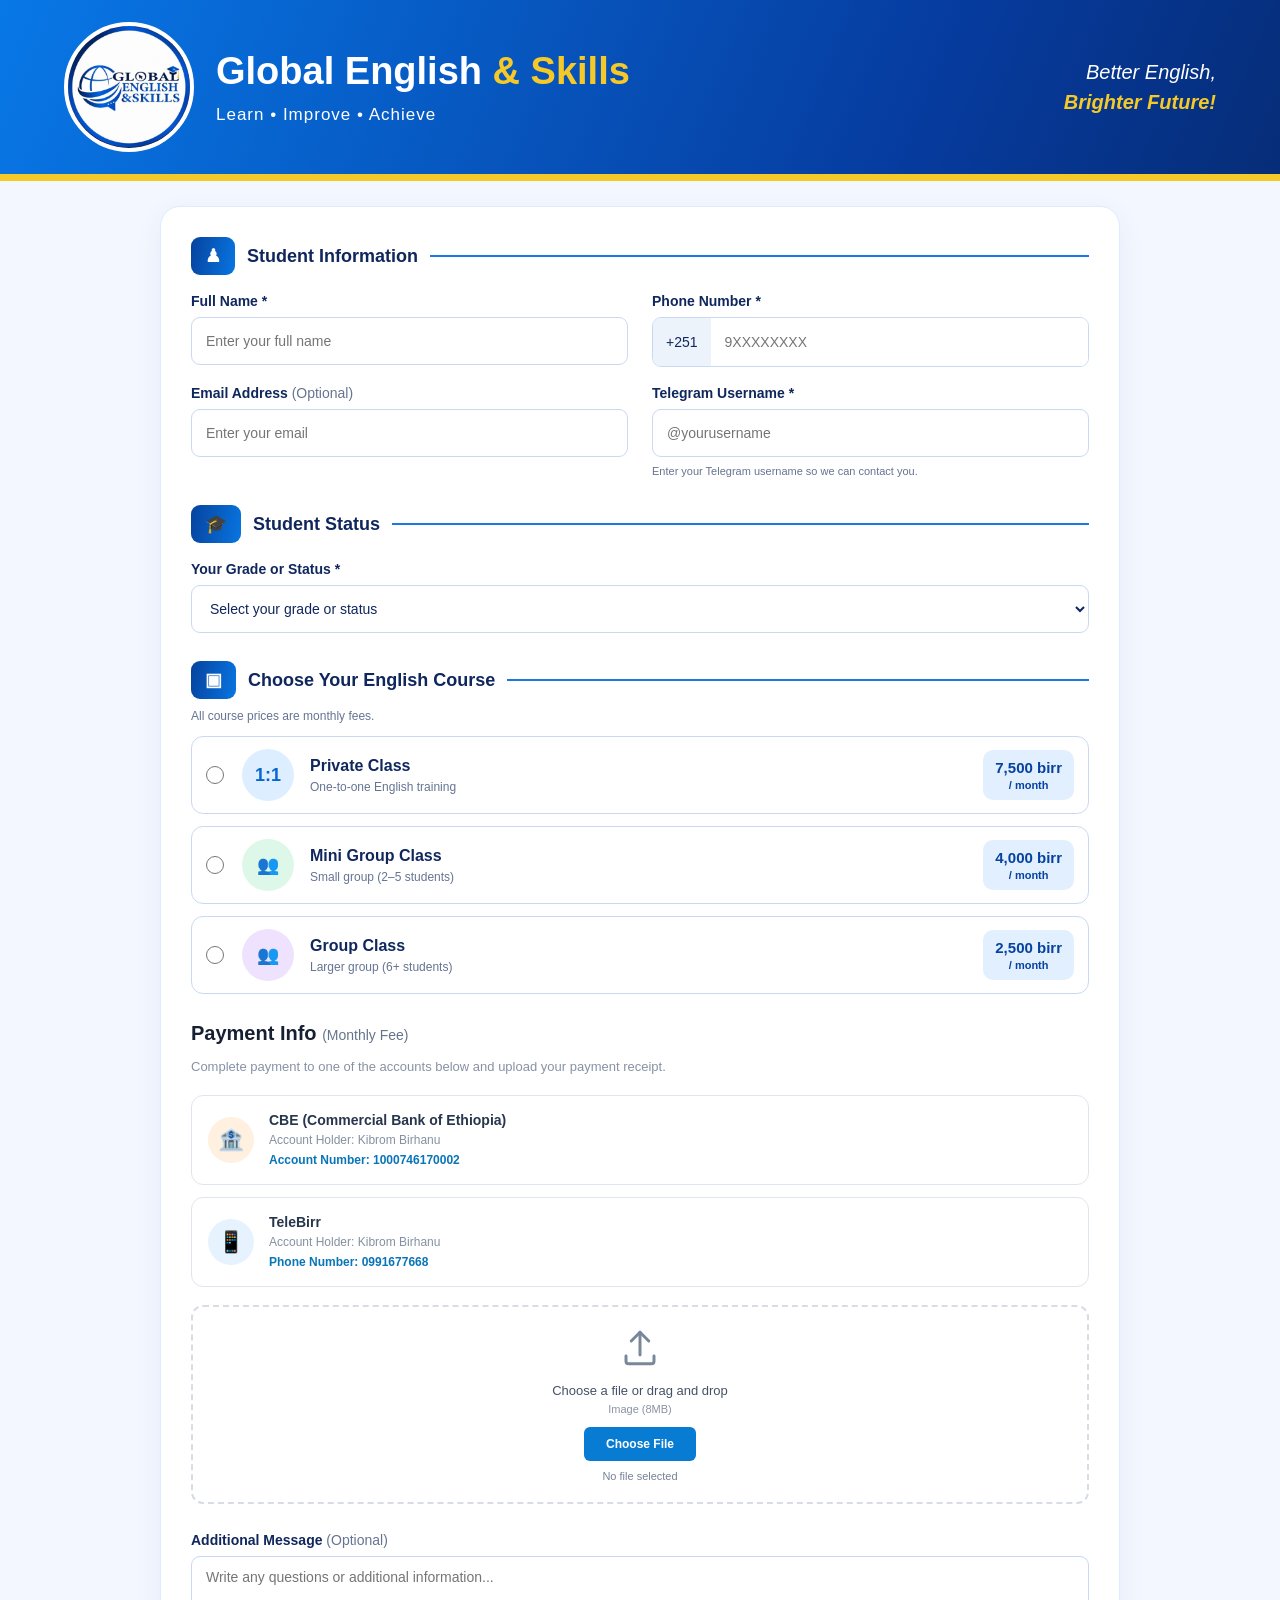
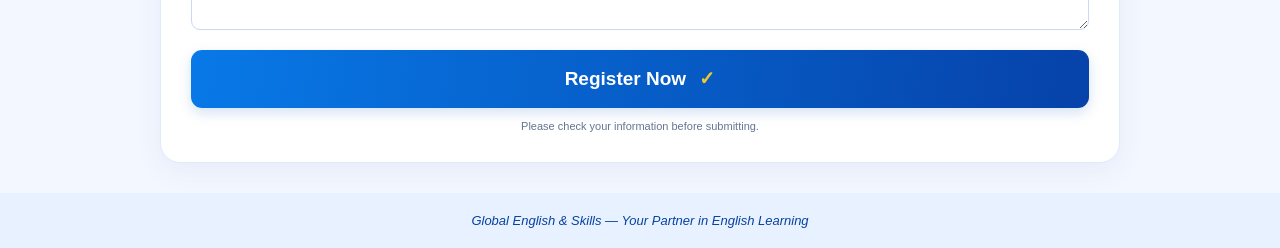
<file: index.html>
<!DOCTYPE html>
<html lang="en">

<head>
    <meta charset="UTF-8">
    <meta name="viewport" content="width=device-width, initial-scale=1.0">

    <title>Global English & Skills | Registration</title>

    <link rel="stylesheet" href="style888.css">
</head>

<body>

    <!-- HEADER -->
    <header class="site-header">

        <div class="brand">

            <img src="logo.jpg" alt="Global English & Skills Logo">

            <div class="brand-copy">
                <h1>Global English <span>& Skills</span></h1>
                <p>Learn • Improve • Achieve</p>
            </div>

        </div>

        <div class="header-slogan">
            Better English,
            <strong>Brighter Future!</strong>
        </div>

    </header>


    <!-- MAIN CONTENT -->
    <main class="page-wrap">

        <form id="registrationForm" class="registration-card">

            <!-- STUDENT INFORMATION -->
            <section class="form-section">

                <h2 class="section-heading">
                    <span>♟</span>
                    Student Information
                </h2>

                <div class="form-grid">

                    <div class="field">

                        <label for="fullName">Full Name *</label>

                        <input
                            type="text"
                            id="fullName"
                            name="fullName"
                            placeholder="Enter your full name"
                            required
                        >

                    </div>


                    <div class="field">

                        <label for="phone">Phone Number *</label>

                        <div class="phone-input">

                            <span>+251</span>

                            <input
                                type="tel"
                                id="phone"
                                name="phone"
                                placeholder="9XXXXXXXX"
                                pattern="9[0-9]{8}"
                                title="Enter 9 digits starting with 9"
                                required
                            >

                        </div>

                    </div>


                    <div class="field">

                        <label for="email">
                            Email Address
                            <span>(Optional)</span>
                        </label>

                        <input
                            type="email"
                            id="email"
                            name="email"
                            placeholder="Enter your email"
                        >

                    </div>


                    <div class="field">

                        <label for="telegram">
                            Telegram Username *
                        </label>

                        <input
                            type="text"
                            id="telegram"
                            name="telegram"
                            placeholder="@yourusername"
                            pattern="@?[A-Za-z0-9_]{5,32}"
                            title="Enter your valid Telegram username"
                            required
                        >

                        <small>
                            Enter your Telegram username so we can contact you.
                        </small>

                    </div>

                </div>

            </section>


            <!-- STUDENT STATUS -->
            <section class="form-section">

                <h2 class="section-heading">
                    <span>🎓</span>
                    Student Status
                </h2>

                <div class="field">

                    <label for="status">
                        Your Grade or Status *
                    </label>

                    <select id="status" name="status" required>

                        <option value="">
                            Select your grade or status
                        </option>

                        <optgroup label="School Students">

                            <option value="Grade 1">Grade 1</option>
                            <option value="Grade 2">Grade 2</option>
                            <option value="Grade 3">Grade 3</option>
                            <option value="Grade 4">Grade 4</option>
                            <option value="Grade 5">Grade 5</option>
                            <option value="Grade 6">Grade 6</option>
                            <option value="Grade 7">Grade 7</option>
                            <option value="Grade 8">Grade 8</option>
                            <option value="Grade 9">Grade 9</option>
                            <option value="Grade 10">Grade 10</option>
                            <option value="Grade 11">Grade 11</option>
                            <option value="Grade 12">Grade 12</option>

                        </optgroup>

                        <optgroup label="Other Status">

                            <option value="University Student">
                                University Student
                            </option>

                            <option value="College Student">
                                College Student
                            </option>

                            <option value="Graduate">
                                Graduate
                            </option>

                            <option value="Employed">
                                Employed
                            </option>

                            <option value="Unemployed">
                                Unemployed
                            </option>

                            <option value="Other">
                                Other
                            </option>

                        </optgroup>

                    </select>

                </div>

            </section>


            <!-- COURSE SELECTION -->
            <section class="form-section">

                <h2 class="section-heading">
                    <span>▣</span>
                    Choose Your English Course
                </h2>

                <p class="section-note">
                    All course prices are monthly fees.
                </p>


                <div class="course-list">

                    <!-- PRIVATE CLASS -->
                    <label class="course-option">

                        <input
                            type="radio"
                            name="course"
                            value="Private Class"
                            data-price="7500"
                            required
                        >

                        <span class="course-symbol private-symbol">
                            1:1
                        </span>

                        <span class="course-description">

                            <strong>Private Class</strong>

                            <small>
                                One-to-one English training
                            </small>

                        </span>

                        <span class="course-price">
                            7,500 birr
                            <small>/ month</small>
                        </span>

                    </label>


                    <!-- MINI GROUP CLASS -->
                    <label class="course-option">

                        <input
                            type="radio"
                            name="course"
                            value="Mini Group Class"
                            data-price="4000"
                        >

                        <span class="course-symbol mini-symbol">
                            👥
                        </span>

                        <span class="course-description">

                            <strong>Mini Group Class</strong>

                            <small>
                                Small group (2–5 students)
                            </small>

                        </span>

                        <span class="course-price">
                            4,000 birr
                            <small>/ month</small>
                        </span>

                    </label>


                    <!-- GROUP CLASS -->
                    <label class="course-option">

                        <input
                            type="radio"
                            name="course"
                            value="Group Class"
                            data-price="2500"
                        >

                        <span class="course-symbol group-symbol">
                            👥
                        </span>

                        <span class="course-description">

                            <strong>Group Class</strong>

                            <small>
                                Larger group (6+ students)
                            </small>

                        </span>

                        <span class="course-price">
                            2,500 birr
                            <small>/ month</small>
                        </span>

                    </label>

                </div>

            </section>


            <!-- PAYMENT INFORMATION -->
            <section class="form-section">

                <h2 class="payment-title">
                    Payment Info
                    <span>(Monthly Fee)</span>
                </h2>

                <p class="payment-instruction">
                    Complete payment to one of the accounts below
                    and upload your payment receipt.
                </p>


                <!-- CBE -->
                <div class="bank-card">

                    <div class="bank-icon cbe-icon">
                        🏦
                    </div>

                    <div class="bank-details">

                        <h3>CBE (Commercial Bank of Ethiopia)</h3>

                        <p>Account Holder: Kibrom Birhanu </p>

                        <strong>
                            Account Number: 1000746170002
                        </strong>

                    </div>

                </div>


                <!-- TELEBIRR -->
                <div class="bank-card">

                    <div class="bank-icon telebirr-icon">
                        📱
                    </div>

                    <div class="bank-details">

                        <h3>TeleBirr</h3>

                        <p>Account Holder: Kibrom Birhanu</p>

                        <strong>
                            Phone Number: 0991677668
                        </strong>

                    </div>

                </div>


                <!-- RECEIPT UPLOAD -->
                <div class="receipt-upload">

                    <div class="upload-icon">

                        <svg
                            width="42"
                            height="42"
                            viewBox="0 0 24 24"
                            fill="none"
                            stroke="currentColor"
                            stroke-width="1.7"
                            stroke-linecap="round"
                            stroke-linejoin="round"
                        >

                            <path d="M12 16V3"></path>

                            <path d="m7 8 5-5 5 5"></path>

                            <path d="M20 16.5v3A1.5 1.5 0 0 1 18.5 21h-13A1.5 1.5 0 0 1 4 19.5v-3"></path>

                        </svg>

                    </div>

                    <p class="upload-text">
                        Choose a file or drag and drop
                    </p>

                    <small>Image (8MB)</small>

                    <label for="receipt" class="choose-file-btn">
                        Choose File
                    </label>

                    <input
                        type="file"
                        id="receipt"
                        name="receipt"
                        accept="image/jpeg,image/png,image/webp"
                        required
                    >

                    <p id="fileName" class="file-name">
                        No file selected
                    </p>

                </div>

            </section>


            <!-- ADDITIONAL MESSAGE -->
            <div class="field message-field">

                <label for="message">
                    Additional Message
                    <span>(Optional)</span>
                </label>

                <textarea
                    id="message"
                    name="message"
                    rows="3"
                    placeholder="Write any questions or additional information..."
                ></textarea>

            </div>


            <!-- FORM RESPONSE -->
            <div
                id="formMessage"
                class="form-message"
                role="status"
            ></div>


            <!-- SUBMIT BUTTON -->
            <button
                type="submit"
                id="submitBtn"
                class="submit-button"
            >

                Register Now
                <span>✓</span>

            </button>

            <p class="privacy-note">
                Please check your information before submitting.
            </p>

        </form>

    </main>


    <!-- FOOTER -->
    <footer class="site-footer">

        <span>
            Global English & Skills —
            Your Partner in English Learning
        </span>

    </footer>


    <!-- JAVASCRIPT & TELEGRAM SUBMISSION INTEGRATION -->
    <script>
        const fileInput = document.getElementById('receipt');
        const fileNameDisplay = document.getElementById('fileName');
        const form = document.getElementById('registrationForm');
        const submitBtn = document.getElementById('submitBtn');
        const formMessage = document.getElementById('formMessage');

        // Update file name display when user selects an image
        fileInput.addEventListener('change', () => {
            if (fileInput.files && fileInput.files.length > 0) {
                fileNameDisplay.textContent = '✅ Selected: ' + fileInput.files[0].name;
                fileNameDisplay.style.color = '#16a34a';
                fileNameDisplay.style.fontWeight = '600';
            } else {
                fileNameDisplay.textContent = 'No file selected';
                fileNameDisplay.style.color = '';
                fileNameDisplay.style.fontWeight = 'normal';
            }
        });

        form.addEventListener('submit', async function(e) {
            e.preventDefault();

            const originalBtnHtml = submitBtn.innerHTML;
            submitBtn.disabled = true;
            submitBtn.innerHTML = 'Submitting... ⏳';
            formMessage.textContent = '';
            formMessage.className = 'form-message';

            // Gather inputs
            const fullName = document.getElementById('fullName').value.trim();
            const phone = document.getElementById('phone').value.trim();
            const email = document.getElementById('email').value.trim() || 'N/A';
            const telegram = document.getElementById('telegram').value.trim();
            const status = document.getElementById('status').value;
            const course = document.querySelector('input[name="course"]:checked')?.value || 'N/A';
            const message = document.getElementById('message').value.trim() || 'N/A';

            // Configured Telegram Bot Credentials
            const botToken = "9080959311:AAEMOFFFHARcXnS2UnXHL9pPWyTc1OegVxE";
            const chatId = "7550626980";

            // Plain Text Message Template (No Markdown parsing issues)
            const messageText = `🌐 New Global English Registration!\n` +
                                `----------------------------------\n` +
                                `👤 Name: ${fullName}\n` +
                                `📞 Phone: +251${phone}\n` +
                                `📧 Email: ${email}\n` +
                                `✈️ Telegram: ${telegram}\n` +
                                `🎓 Status: ${status}\n` +
                                `📚 Course: ${course}\n` +
                                `💬 Message: ${message}\n` +
                                `----------------------------------\n` +
                                `📌 Payment Receipt Attached Below`;

            try {
                if (fileInput.files && fileInput.files.length > 0) {
                    const tgFormData = new FormData();
                    tgFormData.append('chat_id', chatId);
                    tgFormData.append('caption', messageText);
                    tgFormData.append('photo', fileInput.files[0]);

                    const response = await fetch(`https://api.telegram.org/bot${botToken}/sendPhoto`, {
                        method: 'POST',
                        body: tgFormData
                    });
                    
                    const result = await response.json();
                    if (result.ok) {
                        alert('🎉 Registration successful! Notification and receipt sent to Telegram.');
                        form.reset();
                        fileNameDisplay.textContent = 'No file selected';
                        fileNameDisplay.style.color = '';
                    } else {
                        alert('Telegram Error: ' + result.description);
                    }
                } else {
                    const response = await fetch(`https://api.telegram.org/bot${botToken}/sendMessage`, {
                        method: 'POST',
                        headers: { 'Content-Type': 'application/json' },
                        body: JSON.stringify({
                            chat_id: chatId,
                            text: messageText
                        })
                    });
                    
                    const result = await response.json();
                    if (result.ok) {
                        alert('🎉 Registration successful! (No receipt attached)');
                        form.reset();
                    } else {
                        alert('Telegram Error: ' + result.description);
                    }
                }
            } catch (error) {
                console.error(error);
                alert('Connection failure trying to reach server.');
            } finally {
                submitBtn.disabled = false;
                submitBtn.innerHTML = originalBtnHtml;
            }
        });
    </script>

</body>

</html>
</file>
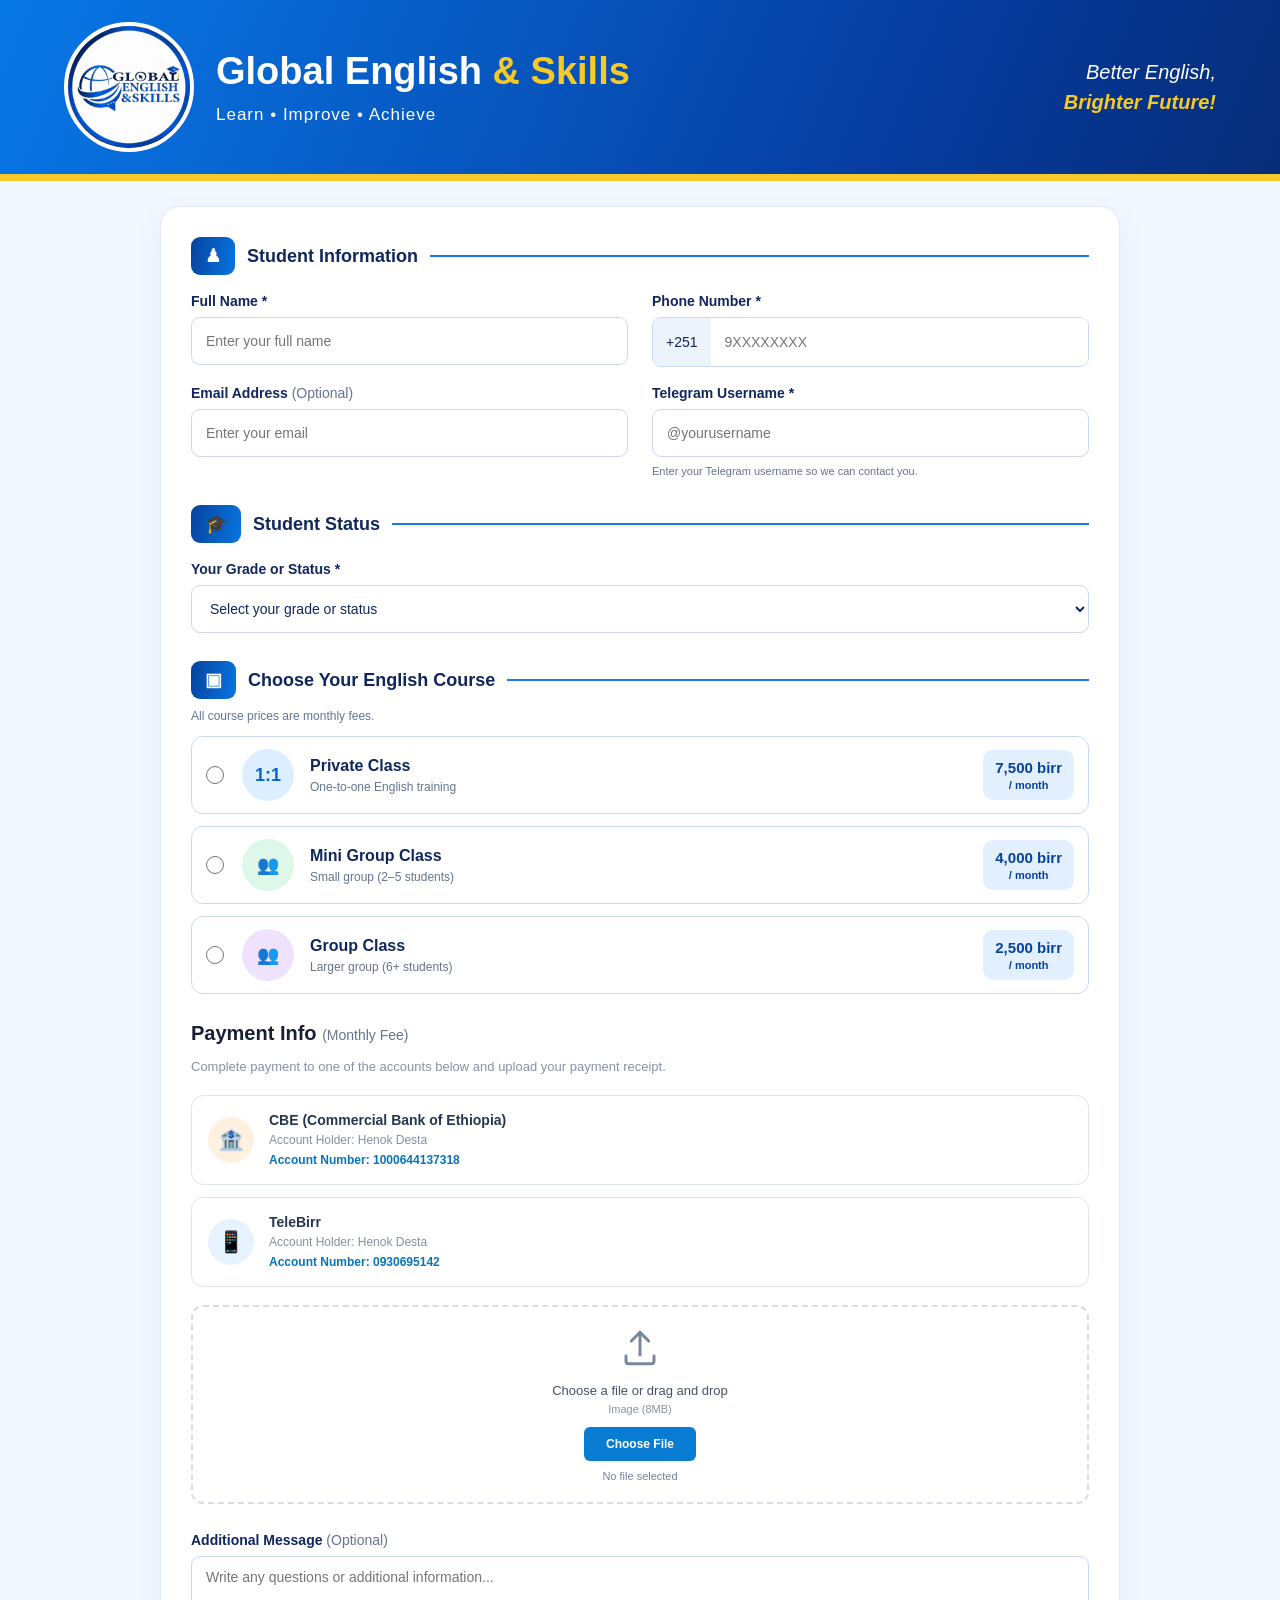
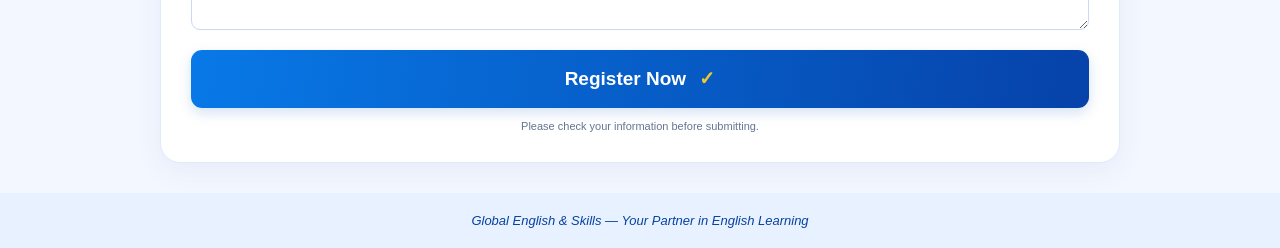
<file: index45.html>
<!DOCTYPE html>
<html lang="en">

<head>
    <meta charset="UTF-8">
    <meta name="viewport" content="width=device-width, initial-scale=1.0">

    <title>Global English & Skills | Registration</title>

    <link rel="stylesheet" href="style888.css">
</head>

<body>

    <!-- HEADER -->
    <header class="site-header">

        <div class="brand">

            <img src="logo.jpg" alt="Global English & Skills Logo">

            <div class="brand-copy">
                <h1>Global English <span>& Skills</span></h1>
                <p>Learn • Improve • Achieve</p>
            </div>

        </div>

        <div class="header-slogan">
            Better English,
            <strong>Brighter Future!</strong>
        </div>

    </header>


    <!-- MAIN CONTENT -->
    <main class="page-wrap">

        <form id="registrationForm" class="registration-card">

            <!-- STUDENT INFORMATION -->
            <section class="form-section">

                <h2 class="section-heading">
                    <span>♟</span>
                    Student Information
                </h2>

                <div class="form-grid">

                    <div class="field">

                        <label for="fullName">Full Name *</label>

                        <input
                            type="text"
                            id="fullName"
                            name="fullName"
                            placeholder="Enter your full name"
                            required
                        >

                    </div>


                    <div class="field">

                        <label for="phone">Phone Number *</label>

                        <div class="phone-input">

                            <span>+251</span>

                            <input
                                type="tel"
                                id="phone"
                                name="phone"
                                placeholder="9XXXXXXXX"
                                pattern="9[0-9]{8}"
                                title="Enter 9 digits starting with 9"
                                required
                            >

                        </div>

                    </div>


                    <div class="field">

                        <label for="email">
                            Email Address
                            <span>(Optional)</span>
                        </label>

                        <input
                            type="email"
                            id="email"
                            name="email"
                            placeholder="Enter your email"
                        >

                    </div>


                    <div class="field">

                        <label for="telegram">
                            Telegram Username *
                        </label>

                        <input
                            type="text"
                            id="telegram"
                            name="telegram"
                            placeholder="@yourusername"
                            pattern="@?[A-Za-z0-9_]{5,32}"
                            title="Enter your valid Telegram username"
                            required
                        >

                        <small>
                            Enter your Telegram username so we can contact you.
                        </small>

                    </div>

                </div>

            </section>


            <!-- STUDENT STATUS -->
            <section class="form-section">

                <h2 class="section-heading">
                    <span>🎓</span>
                    Student Status
                </h2>

                <div class="field">

                    <label for="status">
                        Your Grade or Status *
                    </label>

                    <select id="status" name="status" required>

                        <option value="">
                            Select your grade or status
                        </option>

                        <optgroup label="School Students">

                            <option value="Grade 1">Grade 1</option>
                            <option value="Grade 2">Grade 2</option>
                            <option value="Grade 3">Grade 3</option>
                            <option value="Grade 4">Grade 4</option>
                            <option value="Grade 5">Grade 5</option>
                            <option value="Grade 6">Grade 6</option>
                            <option value="Grade 7">Grade 7</option>
                            <option value="Grade 8">Grade 8</option>
                            <option value="Grade 9">Grade 9</option>
                            <option value="Grade 10">Grade 10</option>
                            <option value="Grade 11">Grade 11</option>
                            <option value="Grade 12">Grade 12</option>

                        </optgroup>

                        <optgroup label="Other Status">

                            <option value="University Student">
                                University Student
                            </option>

                            <option value="College Student">
                                College Student
                            </option>

                            <option value="Graduate">
                                Graduate
                            </option>

                            <option value="Employed">
                                Employed
                            </option>

                            <option value="Unemployed">
                                Unemployed
                            </option>

                            <option value="Other">
                                Other
                            </option>

                        </optgroup>

                    </select>

                </div>

            </section>


            <!-- COURSE SELECTION -->
            <section class="form-section">

                <h2 class="section-heading">
                    <span>▣</span>
                    Choose Your English Course
                </h2>

                <p class="section-note">
                    All course prices are monthly fees.
                </p>


                <div class="course-list">

                    <!-- PRIVATE CLASS -->
                    <label class="course-option">

                        <input
                            type="radio"
                            name="course"
                            value="Private Class"
                            data-price="7500"
                            required
                        >

                        <span class="course-symbol private-symbol">
                            1:1
                        </span>

                        <span class="course-description">

                            <strong>Private Class</strong>

                            <small>
                                One-to-one English training
                            </small>

                        </span>

                        <span class="course-price">
                            7,500 birr
                            <small>/ month</small>
                        </span>

                    </label>


                    <!-- MINI GROUP CLASS -->
                    <label class="course-option">

                        <input
                            type="radio"
                            name="course"
                            value="Mini Group Class"
                            data-price="4000"
                        >

                        <span class="course-symbol mini-symbol">
                            👥
                        </span>

                        <span class="course-description">

                            <strong>Mini Group Class</strong>

                            <small>
                                Small group (2–5 students)
                            </small>

                        </span>

                        <span class="course-price">
                            4,000 birr
                            <small>/ month</small>
                        </span>

                    </label>


                    <!-- GROUP CLASS -->
                    <label class="course-option">

                        <input
                            type="radio"
                            name="course"
                            value="Group Class"
                            data-price="2500"
                        >

                        <span class="course-symbol group-symbol">
                            👥
                        </span>

                        <span class="course-description">

                            <strong>Group Class</strong>

                            <small>
                                Larger group (6+ students)
                            </small>

                        </span>

                        <span class="course-price">
                            2,500 birr
                            <small>/ month</small>
                        </span>

                    </label>

                </div>

            </section>


            <!-- PAYMENT INFORMATION -->
            <section class="form-section">

                <h2 class="payment-title">
                    Payment Info
                    <span>(Monthly Fee)</span>
                </h2>

                <p class="payment-instruction">
                    Complete payment to one of the accounts below
                    and upload your payment receipt.
                </p>


                <!-- CBE -->
                <div class="bank-card">

                    <div class="bank-icon cbe-icon">
                        🏦
                    </div>

                    <div class="bank-details">

                        <h3>CBE (Commercial Bank of Ethiopia)</h3>

                        <p>Account Holder: Henok Desta</p>

                        <strong>
                            Account Number: 1000644137318
                        </strong>

                    </div>

                </div>


                <!-- TELEBIRR -->
                <div class="bank-card">

                    <div class="bank-icon telebirr-icon">
                        📱
                    </div>

                    <div class="bank-details">

                        <h3>TeleBirr</h3>

                        <p>Account Holder: Henok Desta</p>

                        <strong>
                            Account Number: 0930695142
                        </strong>

                    </div>

                </div>


                <!-- RECEIPT UPLOAD -->
                <div class="receipt-upload">

                    <div class="upload-icon">

                        <svg
                            width="42"
                            height="42"
                            viewBox="0 0 24 24"
                            fill="none"
                            stroke="currentColor"
                            stroke-width="1.7"
                            stroke-linecap="round"
                            stroke-linejoin="round"
                        >

                            <path d="M12 16V3"></path>

                            <path d="m7 8 5-5 5 5"></path>

                            <path d="M20 16.5v3A1.5 1.5 0 0 1 18.5 21h-13A1.5 1.5 0 0 1 4 19.5v-3"></path>

                        </svg>

                    </div>

                    <p class="upload-text">
                        Choose a file or drag and drop
                    </p>

                    <small>Image (8MB)</small>

                    <label for="receipt" class="choose-file-btn">
                        Choose File
                    </label>

                    <input
                        type="file"
                        id="receipt"
                        name="receipt"
                        accept="image/jpeg,image/png,image/webp"
                        required
                    >

                    <p id="fileName" class="file-name">
                        No file selected
                    </p>

                </div>

            </section>


            <!-- ADDITIONAL MESSAGE -->
            <div class="field message-field">

                <label for="message">
                    Additional Message
                    <span>(Optional)</span>
                </label>

                <textarea
                    id="message"
                    name="message"
                    rows="3"
                    placeholder="Write any questions or additional information..."
                ></textarea>

            </div>


            <!-- FORM RESPONSE -->
            <div
                id="formMessage"
                class="form-message"
                role="status"
            ></div>


            <!-- SUBMIT BUTTON -->
            <button
                type="submit"
                class="submit-button"
            >

                Register Now
                <span>✓</span>

            </button>

            <p class="privacy-note">
                Please check your information before submitting.
            </p>

        </form>

    </main>


    <!-- FOOTER -->
    <footer class="site-footer">

        <span>
            Global English & Skills —
            Your Partner in English Learning
        </span>

    </footer>

    <!-- JAVASCRIPT -->
    <!-- JAVASCRIPT -->
    <script src="script8.js"></script>

</body>

</html>
</file>
<file: style888.css>
/* ==============================
   1. GENERAL SETTINGS
============================== */

* {
    margin: 0;
    padding: 0;
    box-sizing: border-box;
}

:root {
    --blue: #0755bd;
    --dark-blue: #062d78;
    --light-blue: #eaf3ff;
    --gold: #f5c928;
    --text: #10275d;
    --muted: #657491;
    --border: #c9d9f2;
}

body {
    background: #f3f7ff;
    color: var(--text);
    font-family: Arial, Helvetica, sans-serif;
}


/* ==============================
   2. HEADER
============================== */

.site-header {
    min-height: 170px;
    padding: 22px 5%;

    display: flex;
    align-items: center;
    justify-content: space-between;
    gap: 20px;

    color: white;

    background: linear-gradient(
        112deg,
        #0878e7,
        #063b9e 72%,
        #062d78
    );

    border-bottom: 7px solid var(--gold);
}

.brand {
    display: flex;
    align-items: center;
    gap: 22px;
}

.brand img {
    width: 130px;
    height: 130px;

    object-fit: contain;

    background: white;
    border: 4px solid white;
    border-radius: 50%;
}

.brand-copy h1 {
    font-size: clamp(22px, 4vw, 38px);
    line-height: 1.2;
}

.brand-copy h1 span {
    color: var(--gold);
}

.brand-copy p {
    margin-top: 10px;
    font-size: 17px;
    letter-spacing: 1px;
}

.header-slogan {
    text-align: right;
    font-size: 20px;
    font-style: italic;
    line-height: 1.5;
}

.header-slogan strong {
    display: block;
    color: var(--gold);
}


/* ==============================
   3. MAIN CONTAINER
============================== */

.page-wrap {
    width: min(960px, 94%);
    margin: 25px auto 30px;
}

.registration-card {
    padding: 30px;

    background: white;

    border: 1px solid #e0eaff;
    border-radius: 20px;

    box-shadow: 0 8px 28px #183c7810;
}


/* ==============================
   4. SECTION HEADINGS
============================== */

.form-section {
    margin-bottom: 28px;
}

.section-heading {
    display: flex;
    align-items: center;
    gap: 12px;

    margin-bottom: 18px;

    color: var(--text);
    font-size: 18px;
    font-weight: 700;
}

.section-heading::after {
    content: "";

    height: 2px;
    background: #1c78e9;

    flex: 1;
}

.section-heading span {
    min-width: 42px;
    height: 38px;

    padding: 0 14px;

    display: flex;
    align-items: center;
    justify-content: center;

    color: white;

    background: linear-gradient(
        100deg,
        #06439e,
        #0875e1
    );

    border-radius: 9px;
    font-size: 18px;
}


/* ==============================
   5. FORM GRID
============================== */

.form-grid {
    display: grid;
    grid-template-columns: 1fr 1fr;
    gap: 18px 24px;
}

.field {
    display: flex;
    flex-direction: column;
    gap: 8px;

    min-width: 0;
}

.field label {
    font-size: 14px;
    font-weight: 700;
}

.field label b {
    color: #e04444;
}

.field label span {
    color: var(--muted);
    font-weight: normal;
}

input,
select,
textarea {
    width: 100%;
    min-height: 48px;

    padding: 12px 14px;

    color: var(--text);
    background: white;

    border: 1px solid var(--border);
    border-radius: 9px;

    font-family: inherit;
    font-size: 14px;

    outline: none;
}

input:focus,
select:focus,
textarea:focus {
    border-color: #1878e5;
    box-shadow: 0 0 0 3px #1878e51a;
}

.field small {
    color: var(--muted);
    font-size: 11px;
}


/* ==============================
   6. PHONE INPUT
============================== */

.phone-input {
    display: flex;

    border: 1px solid var(--border);
    border-radius: 9px;

    overflow: hidden;
}

.phone-input span {
    display: flex;
    align-items: center;

    padding: 0 13px;

    background: #edf3fb;
    font-size: 14px;
}

.phone-input input {
    border: 0;
    border-radius: 0;
}

.phone-input:focus-within {
    border-color: #1878e5;
    box-shadow: 0 0 0 3px #1878e51a;
}

.phone-input input:focus {
    box-shadow: none;
}


/* ==============================
   7. COURSE SECTION
============================== */

.section-note {
    margin: -8px 0 13px;

    color: var(--muted);
    font-size: 12px;
}

.course-list {
    display: grid;
    gap: 12px;
}

.course-option {
    display: grid;

    grid-template-columns: 22px 54px minmax(0, 1fr) auto;

    align-items: center;
    gap: 14px;

    padding: 12px 14px;

    border: 1px solid var(--border);
    border-radius: 12px;

    cursor: pointer;
    transition: 0.2s;
}

.course-option:hover {
    border-color: var(--blue);
    background: #f8fbff;
}

.course-option:has(input:checked) {
    border: 2px solid #1673dc;
    background: #f2f8ff;

    padding: 11px 13px;
}

.course-option input {
    width: 18px;
    min-height: 18px;

    accent-color: var(--blue);
}

.course-symbol {
    width: 52px;
    height: 52px;

    display: grid;
    place-items: center;

    border-radius: 50%;

    font-size: 18px;
    font-weight: bold;
}

.private-symbol {
    background: #dceeff;
    color: #0865d0;
}

.mini-symbol {
    background: #ddf8e8;
}

.group-symbol {
    background: #eee2ff;
}

.course-description {
    display: flex;
    flex-direction: column;
    gap: 5px;
}

.course-description strong {
    font-size: 16px;
}

.course-description small {
    color: var(--muted);
    font-size: 12px;
}

.course-price {
    padding: 9px 12px;

    text-align: center;
    white-space: nowrap;

    color: #06429f;
    background: #e1efff;

    border-radius: 10px;

    font-weight: 800;
    font-size: 15px;
}

.course-price small {
    display: block;
    margin-top: 3px;
    font-size: 11px;
}


/* ==============================
   8. PAYMENT TITLE
============================== */

.payment-title {
    color: #172033;

    font-size: 20px;
    font-weight: 700;

    margin-bottom: 12px;
}

.payment-title span {
    font-size: 14px;
    font-weight: normal;
    color: #64748b;
}

.payment-instruction {
    font-size: 13px;
    color: #8792a5;

    margin-bottom: 18px;
    line-height: 1.5;
}


/* ==============================
   9. BANK PAYMENT CARDS
============================== */

.bank-card {
    display: flex;
    align-items: center;
    gap: 15px;

    padding: 16px;
    margin-bottom: 12px;

    background: #fff;

    border: 1px solid #e0e5ed;
    border-radius: 12px;

    min-height: 88px;
}

.bank-icon {
    width: 46px;
    height: 46px;
    min-width: 46px;

    display: flex;
    align-items: center;
    justify-content: center;

    border-radius: 50%;
    font-size: 21px;
}

.cbe-icon {
    background: #fff0df;
}

.telebirr-icon {
    background: #e6f3ff;
}

.bank-details {
    min-width: 0;
}

.bank-details h3 {
    font-size: 14px;
    margin-bottom: 5px;
    color: #27364c;
}

.bank-details p {
    font-size: 12px;
    color: #8490a1;
    margin-bottom: 3px;
}

.bank-details strong {
    font-size: 12px;
    color: #0875b9;
    overflow-wrap: anywhere;
}


/* ==============================
   10. RECEIPT UPLOAD
============================== */

.receipt-upload {
    width: 100%;
    min-height: 190px;

    margin-top: 18px;
    padding: 20px;

    display: flex;
    flex-direction: column;
    align-items: center;
    justify-content: center;

    background: #fff;

    border: 2px dashed #d7dce5;
    border-radius: 12px;

    text-align: center;
}

.upload-icon {
    color: #78879a;
    margin-bottom: 10px;
}

.upload-text {
    color: #465166;
    font-size: 13px;
    margin-bottom: 5px;
}

.receipt-upload small {
    color: #8993a3;
    font-size: 11px;
    margin-bottom: 12px;
}

.choose-file-btn {
    display: inline-block;

    padding: 10px 22px;

    color: white;
    background: #087bd3;

    border-radius: 6px;

    font-size: 12px;
    font-weight: bold;

    cursor: pointer;
}

.choose-file-btn:hover {
    background: #0566b5;
}

.receipt-upload input[type="file"] {
    display: none;
}

.file-name {
    color: #758196;
    font-size: 11px;
    margin-top: 9px;
}


/* ==============================
   11. ADDITIONAL MESSAGE
============================== */

.message-field {
    margin-bottom: 20px;
}

textarea {
    resize: vertical;
}


/* ==============================
   12. SUBMIT BUTTON
============================== */

.submit-button {
    width: 100%;
    min-height: 58px;

    border: 0;
    border-radius: 11px;

    color: white;

    background: linear-gradient(
        100deg,
        #0879e7,
        #0642a9
    );

    font-size: 19px;
    font-weight: 800;

    cursor: pointer;

    box-shadow: 0 5px 13px #0755bd2b;
}

.submit-button:hover {
    filter: brightness(1.08);
}

.submit-button span {
    margin-left: 8px;
    color: var(--gold);
}

.privacy-note {
    margin-top: 12px;

    text-align: center;

    color: var(--muted);
    font-size: 11px;
}


/* ==============================
   13. FORM MESSAGE
============================== */

.form-message {
    display: none;

    margin-bottom: 15px;
    padding: 12px;

    border-radius: 8px;

    font-size: 13px;
    line-height: 1.5;
}

.form-message.show {
    display: block;
}

.form-message.error {
    color: #9b1c1c;
    background: #fff0f0;
}

.form-message.success {
    color: #17633a;
    background: #eaf8ef;
}


/* ==============================
   14. FOOTER
============================== */

.site-footer {
    display: flex;
    align-items: center;
    justify-content: center;
    gap: 12px;

    padding: 20px 5%;

    color: #06429f;
    text-align: center;

    font-size: 13px;
    font-style: italic;

    background: #e8f1ff;
}

.footer-logo {
    width: 36px;
    height: 36px;

    border-radius: 50%;
    object-fit: cover;
}


/* ==============================
   15. MOBILE RESPONSIVE
============================== */

@media (max-width: 650px) {

    /* HEADER */

    .site-header {
        min-height: 120px;
        padding: 15px 4%;
        gap: 10px;
    }

    .brand {
        gap: 11px;
    }

    .brand img {
        width: 76px;
        height: 76px;
        border-width: 2px;
    }

    .brand-copy h1 {
        font-size: 20px;
    }

    .brand-copy p {
        margin-top: 6px;
        font-size: 11px;
        letter-spacing: 0;
    }

    .header-slogan {
        font-size: 12px;
    }


    /* MAIN */

    .page-wrap {
        width: 94%;
        margin: 15px auto 20px;
    }

    .registration-card {
        padding: 18px 14px;
        border-radius: 15px;
    }


    /* FORM */

    .form-grid {
        grid-template-columns: 1fr;
        gap: 15px;
    }

    .section-heading {
        font-size: 15px;
        gap: 8px;
    }

    .section-heading span {
        min-width: 35px;
        height: 34px;
        padding: 0 10px;
    }


    /* COURSES */

    .course-option {
        grid-template-columns: 18px 42px minmax(0, 1fr);
        gap: 9px;
        padding: 10px;
    }

    .course-option:has(input:checked) {
        padding: 9px;
    }

    .course-symbol {
        width: 40px;
        height: 40px;
        font-size: 14px;
    }

    .course-description strong {
        font-size: 13px;
    }

    .course-description small {
        font-size: 10px;
    }

    .course-price {
        grid-column: 3;
        justify-self: start;

        padding: 6px 9px;
        font-size: 12px;
    }

    .course-price small {
        display: inline;
        margin-left: 3px;
    }


    /* PAYMENT */

    .payment-title {
        font-size: 18px;
    }

    .bank-card {
        padding: 13px;
        gap: 12px;
    }

    .bank-details h3 {
        font-size: 12px;
    }

    .bank-details p,
    .bank-details strong {
        font-size: 11px;
    }

    .receipt-upload {
        min-height: 180px;
        padding: 15px;
    }


    /* FOOTER */

    .site-footer {
        font-size: 11px;
        padding: 15px 4%;
    }

    .footer-logo {
        width: 30px;
        height: 30px;
    }

}
</file>
